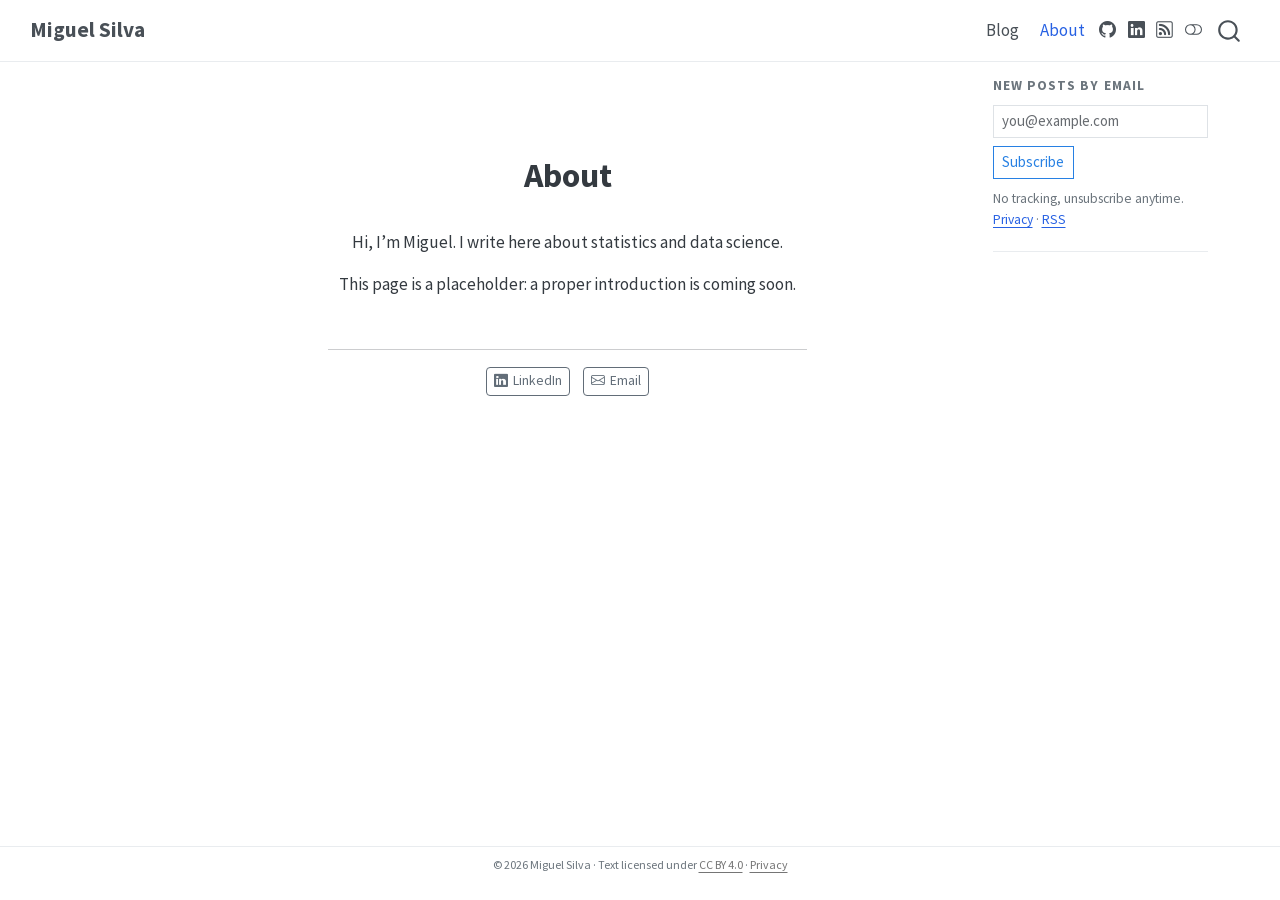
<file: about.html>
<!DOCTYPE html>
<html xmlns="http://www.w3.org/1999/xhtml" lang="en" xml:lang="en"><head>

<meta charset="utf-8">
<meta name="generator" content="quarto-1.10.19">

<meta name="viewport" content="width=device-width, initial-scale=1.0, user-scalable=yes">


<title>About – Miguel Silva</title>
<style>
/* Default styles provided by pandoc.
** See https://pandoc.org/MANUAL.html#variables-for-html for config info.
*/
span.smallcaps{font-variant: small-caps;}
div.columns{display: flex; gap: 1.5em;}
div.column{flex: auto;}
@media screen {
div.columns{gap: min(4vw, 1.5em);}
div.column{overflow-x: auto;}
}
div.hanging-indent{margin-left: 1.5em; text-indent: -1.5em;}
ul.task-list{list-style: none;}
ul.task-list li input[type="checkbox"] {
  width: 0.8em;
  margin: 0 0.8em 0.2em -1em; /* quarto-specific, see https://github.com/quarto-dev/quarto-cli/issues/4556 */ 
  vertical-align: middle;
}
</style>


<script src="site_libs/quarto-nav/quarto-nav.js"></script>
<script src="site_libs/quarto-nav/headroom.min.js"></script>
<script src="site_libs/clipboard/clipboard.min.js"></script>
<script src="site_libs/quarto-search/autocomplete.umd.js"></script>
<script src="site_libs/quarto-search/fuse.min.js"></script>
<script src="site_libs/quarto-search/quarto-search.js"></script>
<meta name="quarto:offset" content="./">
<script src="site_libs/quarto-html/quarto.js" type="module"></script>
<script src="site_libs/quarto-html/tabsets/tabsets.js" type="module"></script>
<script src="site_libs/quarto-html/popper.min.js"></script>
<script src="site_libs/quarto-html/tippy.umd.min.js"></script>
<link href="site_libs/quarto-html/tippy.css" rel="stylesheet">
<link href="site_libs/quarto-html/quarto-syntax-highlighting-bf27225e3a48a9273f3daa8f8e829971.css" rel="stylesheet" class="quarto-color-scheme" id="quarto-text-highlighting-styles">
<link href="site_libs/quarto-html/quarto-syntax-highlighting-dark-b626d73c4c936ccc3cb08be7d45d1df6.css" rel="stylesheet" class="quarto-color-scheme quarto-color-alternate" id="quarto-text-highlighting-styles">
<link href="site_libs/quarto-html/quarto-syntax-highlighting-bf27225e3a48a9273f3daa8f8e829971.css" rel="stylesheet" class="quarto-color-scheme-extra" id="quarto-text-highlighting-styles">
<script src="site_libs/bootstrap/bootstrap.min.js"></script>
<link href="site_libs/bootstrap/bootstrap-icons.css" rel="stylesheet">
<link href="site_libs/bootstrap/bootstrap-f58cd8e748e2a54258617936aeda4af6.min.css" rel="stylesheet" append-hash="true" class="quarto-color-scheme" id="quarto-bootstrap" data-mode="light">
<link href="site_libs/bootstrap/bootstrap-dark-43f3ff1d319abb9f98be1abb1269bc9a.min.css" rel="stylesheet" append-hash="true" class="quarto-color-scheme quarto-color-alternate" id="quarto-bootstrap" data-mode="dark">
<link href="site_libs/bootstrap/bootstrap-f58cd8e748e2a54258617936aeda4af6.min.css" rel="stylesheet" append-hash="true" class="quarto-color-scheme-extra" id="quarto-bootstrap" data-mode="light">
<script id="quarto-search-options" type="application/json">{
  "location": "navbar",
  "copy-button": false,
  "collapse-after": 3,
  "panel-placement": "end",
  "type": "overlay",
  "limit": 50,
  "keyboard-shortcut": [
    "f",
    "/",
    "s"
  ],
  "show-item-context": false,
  "language": {
    "search-no-results-text": "No results",
    "search-matching-documents-text": "matching documents",
    "search-copy-link-title": "Copy link to search",
    "search-hide-matches-text": "Hide additional matches",
    "search-more-match-text": "more match in this document",
    "search-more-matches-text": "more matches in this document",
    "search-clear-button-title": "Clear",
    "search-text-placeholder": "",
    "search-detached-cancel-button-title": "Cancel",
    "search-submit-button-title": "Submit",
    "search-label": "Search"
  }
}</script>


<link rel="stylesheet" href="styles.css">
<meta property="og:title" content="About – Miguel Silva">
<meta property="og:description" content="Notes on statistics and data science">
<meta property="og:site_name" content="Miguel Silva">
<meta name="twitter:title" content="About – Miguel Silva">
<meta name="twitter:description" content="Notes on statistics and data science">
<meta name="twitter:card" content="summary">
</head>

<body class="nav-fixed quarto-light"><script id="quarto-html-before-body" type="application/javascript">
    const toggleBodyColorMode = (bsSheetEl) => {
      const mode = bsSheetEl.getAttribute("data-mode");
      const bodyEl = window.document.querySelector("body");
      if (mode === "dark") {
        bodyEl.classList.add("quarto-dark");
        bodyEl.classList.remove("quarto-light");
      } else {
        bodyEl.classList.add("quarto-light");
        bodyEl.classList.remove("quarto-dark");
      }
    }
    const toggleBodyColorPrimary = () => {
      const bsSheetEl = window.document.querySelector("link#quarto-bootstrap:not([rel=disabled-stylesheet])");
      if (bsSheetEl) {
        toggleBodyColorMode(bsSheetEl);
      }
    }
    const setColorSchemeToggle = (alternate) => {
      const toggles = window.document.querySelectorAll('.quarto-color-scheme-toggle');
      for (let i=0; i < toggles.length; i++) {
        const toggle = toggles[i];
        if (toggle) {
          if (alternate) {
            toggle.classList.add("alternate");
          } else {
            toggle.classList.remove("alternate");
          }
        }
      }
    };
    const toggleColorMode = (alternate) => {
      // Switch the stylesheets
      const primaryStylesheets = window.document.querySelectorAll('link.quarto-color-scheme:not(.quarto-color-alternate)');
      const alternateStylesheets = window.document.querySelectorAll('link.quarto-color-scheme.quarto-color-alternate');
      manageTransitions('#quarto-margin-sidebar .nav-link', false);
      if (alternate) {
        // note: dark is layered on light, we don't disable primary!
        enableStylesheet(alternateStylesheets);
        for (const sheetNode of alternateStylesheets) {
          if (sheetNode.id === "quarto-bootstrap") {
            toggleBodyColorMode(sheetNode);
          }
        }
      } else {
        disableStylesheet(alternateStylesheets);
        enableStylesheet(primaryStylesheets)
        toggleBodyColorPrimary();
      }
      manageTransitions('#quarto-margin-sidebar .nav-link', true);
      // Switch the toggles
      setColorSchemeToggle(alternate)
      // Hack to workaround the fact that safari doesn't
      // properly recolor the scrollbar when toggling (#1455)
      if (navigator.userAgent.indexOf('Safari') > 0 && navigator.userAgent.indexOf('Chrome') == -1) {
        manageTransitions("body", false);
        window.scrollTo(0, 1);
        setTimeout(() => {
          window.scrollTo(0, 0);
          manageTransitions("body", true);
        }, 40);
      }
    }
    const disableStylesheet = (stylesheets) => {
      for (let i=0; i < stylesheets.length; i++) {
        const stylesheet = stylesheets[i];
        stylesheet.rel = 'disabled-stylesheet';
      }
    }
    const enableStylesheet = (stylesheets) => {
      for (let i=0; i < stylesheets.length; i++) {
        const stylesheet = stylesheets[i];
        if(stylesheet.rel !== 'stylesheet') { // for Chrome, which will still FOUC without this check
          stylesheet.rel = 'stylesheet';
        }
      }
    }
    const manageTransitions = (selector, allowTransitions) => {
      const els = window.document.querySelectorAll(selector);
      for (let i=0; i < els.length; i++) {
        const el = els[i];
        if (allowTransitions) {
          el.classList.remove('notransition');
        } else {
          el.classList.add('notransition');
        }
      }
    }
    const isFileUrl = () => {
      return window.location.protocol === 'file:';
    }
    const hasAlternateSentinel = () => {
      let styleSentinel = getColorSchemeSentinel();
      if (styleSentinel !== null) {
        return styleSentinel === "alternate";
      } else {
        return false;
      }
    }
    const setStyleSentinel = (alternate) => {
      const value = alternate ? "alternate" : "default";
      if (!isFileUrl()) {
        window.localStorage.setItem("quarto-color-scheme", value);
      } else {
        localAlternateSentinel = value;
      }
    }
    const getColorSchemeSentinel = () => {
      if (!isFileUrl()) {
        const storageValue = window.localStorage.getItem("quarto-color-scheme");
        return storageValue != null ? storageValue : localAlternateSentinel;
      } else {
        return localAlternateSentinel;
      }
    }
    const toggleGiscusIfUsed = (isAlternate, darkModeDefault) => {
      const baseTheme = document.querySelector('#giscus-base-theme')?.value ?? 'light';
      const alternateTheme = document.querySelector('#giscus-alt-theme')?.value ?? 'dark';
      let newTheme = '';
      if(authorPrefersDark) {
        newTheme = isAlternate ? baseTheme : alternateTheme;
      } else {
        newTheme = isAlternate ? alternateTheme : baseTheme;
      }
      const changeGiscusTheme = () => {
        // From: https://github.com/giscus/giscus/issues/336
        const sendMessage = (message) => {
          const iframe = document.querySelector('iframe.giscus-frame');
          if (!iframe) return;
          iframe.contentWindow.postMessage({ giscus: message }, 'https://giscus.app');
        }
        sendMessage({
          setConfig: {
            theme: newTheme
          }
        });
      }
      const isGiscussLoaded = window.document.querySelector('iframe.giscus-frame') !== null;
      if (isGiscussLoaded) {
        changeGiscusTheme();
      }
    };
    const authorPrefersDark = false;
    const darkModeDefault = authorPrefersDark;
      document.querySelector('link#quarto-text-highlighting-styles.quarto-color-scheme-extra').rel = 'disabled-stylesheet';
      document.querySelector('link#quarto-bootstrap.quarto-color-scheme-extra').rel = 'disabled-stylesheet';
    let localAlternateSentinel = darkModeDefault ? 'alternate' : 'default';
    // Dark / light mode switch
    window.quartoToggleColorScheme = () => {
      // Read the current dark / light value
      let toAlternate = !hasAlternateSentinel();
      toggleColorMode(toAlternate);
      setStyleSentinel(toAlternate);
      toggleGiscusIfUsed(toAlternate, darkModeDefault);
      window.dispatchEvent(new Event('resize'));
    };
    // Switch to dark mode if need be
    if (hasAlternateSentinel()) {
      toggleColorMode(true);
    } else {
      toggleColorMode(false);
    }
  </script>

<div id="quarto-search-results"></div>
  <header id="quarto-header" class="headroom fixed-top">
    <nav class="navbar navbar-expand-lg " data-bs-theme="dark">
      <div class="navbar-container container-fluid">
      <div class="navbar-brand-container mx-auto">
    <a class="navbar-brand" href="./index.html">
    <span class="navbar-title">Miguel Silva</span>
    </a>
  </div>
            <div id="quarto-search" class="" title="Search"></div>
          <button class="navbar-toggler" type="button" data-bs-toggle="collapse" data-bs-target="#navbarCollapse" aria-controls="navbarCollapse" role="menu" aria-expanded="false" aria-label="Toggle navigation" onclick="if (window.quartoToggleHeadroom) { window.quartoToggleHeadroom(); }">
  <span class="navbar-toggler-icon"></span>
</button>
          <div class="collapse navbar-collapse" id="navbarCollapse">
            <ul class="navbar-nav navbar-nav-scroll ms-auto">
  <li class="nav-item">
    <a class="nav-link" href="./index.html"> 
<span class="menu-text">Blog</span></a>
  </li>  
  <li class="nav-item">
    <a class="nav-link active" href="./about.html" aria-current="page"> 
<span class="menu-text">About</span></a>
  </li>  
</ul>
          </div> <!-- /navcollapse -->
            <div class="quarto-navbar-tools tools-wide">
    <a href="https://github.com/miguelsilva15" title="" class="quarto-navigation-tool px-1" aria-label=""><i class="bi bi-github"></i></a>
    <a href="https://www.linkedin.com/in/masilvaf/" title="" class="quarto-navigation-tool px-1" aria-label=""><i class="bi bi-linkedin"></i></a>
    <a href="./index.xml" title="" class="quarto-navigation-tool px-1" aria-label=""><i class="bi bi-rss"></i></a>
  <a href="" class="quarto-color-scheme-toggle quarto-navigation-tool  px-1" onclick="window.quartoToggleColorScheme(); return false;" title="Toggle dark mode"><i class="bi"></i></a>
</div>
      </div> <!-- /container-fluid -->
    </nav>
</header>
<!-- content -->
<div id="quarto-content" class="quarto-container page-columns page-rows-contents page-layout-article page-navbar">
<!-- sidebar -->
<!-- margin-sidebar -->
    <div id="quarto-margin-sidebar" class="sidebar margin-sidebar"><div class="quarto-margin-header"><div class="margin-header-item">
<!-- Email subscription (Buttondown). A plain form post, as Buttondown requires: no JavaScript. -->
<div class="subscribe-box">
  <form action="https://buttondown.com/api/emails/embed-subscribe/migsilva15" method="post" target="_blank">
    <label for="subscribe-email" class="subscribe-title">New posts by email</label>
    <input type="email" name="email" id="subscribe-email" class="form-control form-control-sm" placeholder="you@example.com" autocomplete="email" required="">
    <button type="submit" class="btn btn-outline-primary btn-sm">Subscribe</button>
  </form>
  <p class="subscribe-note">No tracking, unsubscribe anytime. <a href="./privacy.html">Privacy</a> · <a href="./index.xml">RSS</a></p>
</div>

</div></div>
        
    </div>
<!-- main -->
<div class="quarto-about-jolla">
 <header id="title-block-header" class="quarto-title-block default">
<div class="quarto-title">
<h1 class="title">About</h1>
</div>
<div class="quarto-title-meta">
  </div>
</header><main class="content" id="quarto-document-content">

<p>Hi, I’m Miguel. I write here about statistics and data science.</p>
<p>This page is a placeholder: a proper introduction is coming soon.</p>


</main> 
  <hr class="about-sep">
   <div class="about-links">
  <a href="https://www.linkedin.com/in/masilvaf/" class="about-link" rel="" target="">
    <i class="bi bi-linkedin"></i>
     <span class="about-link-text">LinkedIn</span>
  </a>
  <a href="mailto:mig.silva15@gmail.com" class="about-link" rel="" target="">
    <i class="bi bi-envelope"></i>
     <span class="about-link-text">Email</span>
  </a>
</div>
</div>
 <!-- /main -->
<script id="quarto-html-after-body" type="application/javascript">
  window.document.addEventListener("DOMContentLoaded", function (event) {
    // Ensure there is a toggle, if there isn't float one in the top right
    if (window.document.querySelector('.quarto-color-scheme-toggle') === null) {
      const a = window.document.createElement('a');
      a.classList.add('top-right');
      a.classList.add('quarto-color-scheme-toggle');
      a.href = "";
      a.onclick = function() { try { window.quartoToggleColorScheme(); } catch {} return false; };
      const i = window.document.createElement("i");
      i.classList.add('bi');
      a.appendChild(i);
      window.document.body.appendChild(a);
    }
    setColorSchemeToggle(hasAlternateSentinel())
    const isCodeAnnotation = (el) => {
      for (const clz of el.classList) {
        if (clz.startsWith('code-annotation-')) {                     
          return true;
        }
      }
      return false;
    }
    const onCopySuccess = function(e) {
      // button target
      const button = e.trigger;
      // don't keep focus
      button.blur();
      // flash "checked"
      button.classList.add('code-copy-button-checked');
      var currentTitle = button.getAttribute("title");
      button.setAttribute("title", "Copied!");
      let tooltip;
      if (window.bootstrap) {
        button.setAttribute("data-bs-toggle", "tooltip");
        button.setAttribute("data-bs-placement", "left");
        button.setAttribute("data-bs-title", "Copied!");
        tooltip = new bootstrap.Tooltip(button, 
          { trigger: "manual", 
            customClass: "code-copy-button-tooltip",
            offset: [0, -8]});
        tooltip.show();    
      }
      setTimeout(function() {
        if (tooltip) {
          tooltip.hide();
          button.removeAttribute("data-bs-title");
          button.removeAttribute("data-bs-toggle");
          button.removeAttribute("data-bs-placement");
        }
        button.setAttribute("title", currentTitle);
        button.classList.remove('code-copy-button-checked');
      }, 1000);
      // clear code selection
      e.clearSelection();
    }
    const getTextToCopy = function(trigger) {
      const outerScaffold = trigger.parentElement.cloneNode(true);
      const codeEl = outerScaffold.querySelector('code');
      for (const childEl of codeEl.children) {
        if (isCodeAnnotation(childEl)) {
          childEl.remove();
        }
      }
      return codeEl.innerText;
    }
    const clipboard = new window.ClipboardJS('.code-copy-button:not([data-in-quarto-modal])', {
      text: getTextToCopy
    });
    clipboard.on('success', onCopySuccess);
    if (window.document.getElementById('quarto-embedded-source-code-modal')) {
      const clipboardModal = new window.ClipboardJS('.code-copy-button[data-in-quarto-modal]', {
        text: getTextToCopy,
        container: window.document.getElementById('quarto-embedded-source-code-modal')
      });
      clipboardModal.on('success', onCopySuccess);
    }
      var localhostRegex = new RegExp(/^(?:http|https):\/\/localhost\:?[0-9]*\//);
      var mailtoRegex = new RegExp(/^mailto:/);
        var filterRegex = new RegExp("https:\/\/migsilva\.com");
      var isInternal = (href) => {
          return filterRegex.test(href) || localhostRegex.test(href) || mailtoRegex.test(href);
      }
      // Inspect non-navigation links and adorn them if external
     var links = window.document.querySelectorAll('a[href]:not(.nav-link):not(.navbar-brand):not(.toc-action):not(.sidebar-link):not(.sidebar-item-toggle):not(.pagination-link):not(.no-external):not([aria-hidden]):not(.dropdown-item):not(.quarto-navigation-tool):not(.about-link)');
      for (var i=0; i<links.length; i++) {
        const link = links[i];
        if (!isInternal(link.href)) {
          // undo the damage that might have been done by quarto-nav.js in the case of
          // links that we want to consider external
          if (link.dataset.originalHref !== undefined) {
            link.href = link.dataset.originalHref;
          }
        }
      }
    function tippyHover(el, contentFn, onTriggerFn, onUntriggerFn) {
      const config = {
        allowHTML: true,
        maxWidth: 500,
        delay: 100,
        arrow: false,
        appendTo: function(el) {
            return el.parentElement;
        },
        interactive: true,
        interactiveBorder: 10,
        theme: 'quarto',
        placement: 'bottom-start',
      };
      if (contentFn) {
        config.content = contentFn;
      }
      if (onTriggerFn) {
        config.onTrigger = onTriggerFn;
      }
      if (onUntriggerFn) {
        config.onUntrigger = onUntriggerFn;
      }
      window.tippy(el, config); 
    }
    const noterefs = window.document.querySelectorAll('a[role="doc-noteref"]');
    for (var i=0; i<noterefs.length; i++) {
      const ref = noterefs[i];
      tippyHover(ref, function() {
        // use id or data attribute instead here
        let href = ref.getAttribute('data-footnote-href') || ref.getAttribute('href');
        try { href = new URL(href).hash; } catch {}
        const id = href.replace(/^#\/?/, "");
        const note = window.document.getElementById(id);
        if (note) {
          return note.innerHTML;
        } else {
          return "";
        }
      });
    }
    const xrefs = window.document.querySelectorAll('a.quarto-xref');
    const processXRef = (id, note) => {
      // Strip column container classes
      const stripColumnClz = (el) => {
        el.classList.remove("page-full", "page-columns");
        if (el.children) {
          for (const child of el.children) {
            stripColumnClz(child);
          }
        }
      }
      stripColumnClz(note)
      if (id === null || id.startsWith('sec-')) {
        // Special case sections, only their first couple elements
        const container = document.createElement("div");
        if (note.children && note.children.length > 2) {
          container.appendChild(note.children[0].cloneNode(true));
          for (let i = 1; i < note.children.length; i++) {
            const child = note.children[i];
            if (child.tagName === "P" && child.innerText === "") {
              continue;
            } else {
              container.appendChild(child.cloneNode(true));
              break;
            }
          }
          if (window.Quarto?.typesetMath) {
            window.Quarto.typesetMath(container);
          }
          return container.innerHTML
        } else {
          if (window.Quarto?.typesetMath) {
            window.Quarto.typesetMath(note);
          }
          return note.innerHTML;
        }
      } else {
        // Remove any anchor links if they are present
        const anchorLink = note.querySelector('a.anchorjs-link');
        if (anchorLink) {
          anchorLink.remove();
        }
        if (window.Quarto?.typesetMath) {
          window.Quarto.typesetMath(note);
        }
        if (note.classList.contains("callout")) {
          return note.outerHTML;
        } else {
          return note.innerHTML;
        }
      }
    }
    for (var i=0; i<xrefs.length; i++) {
      const xref = xrefs[i];
      tippyHover(xref, undefined, function(instance) {
        instance.disable();
        let url = xref.getAttribute('href');
        let hash = undefined; 
        if (url.startsWith('#')) {
          hash = url;
        } else {
          try { hash = new URL(url).hash; } catch {}
        }
        if (hash) {
          const id = hash.replace(/^#\/?/, "");
          const note = window.document.getElementById(id);
          if (note !== null) {
            try {
              const html = processXRef(id, note.cloneNode(true));
              instance.setContent(html);
            } finally {
              instance.enable();
              instance.show();
            }
          } else {
            // See if we can fetch this
            fetch(url.split('#')[0])
            .then(res => res.text())
            .then(html => {
              const parser = new DOMParser();
              const htmlDoc = parser.parseFromString(html, "text/html");
              const note = htmlDoc.getElementById(id);
              if (note !== null) {
                const html = processXRef(id, note);
                instance.setContent(html);
              } 
            }).finally(() => {
              instance.enable();
              instance.show();
            });
          }
        } else {
          // See if we can fetch a full url (with no hash to target)
          // This is a special case and we should probably do some content thinning / targeting
          fetch(url)
          .then(res => res.text())
          .then(html => {
            const parser = new DOMParser();
            const htmlDoc = parser.parseFromString(html, "text/html");
            const note = htmlDoc.querySelector('main.content');
            if (note !== null) {
              // This should only happen for chapter cross references
              // (since there is no id in the URL)
              // remove the first header
              if (note.children.length > 0 && note.children[0].tagName === "HEADER") {
                note.children[0].remove();
              }
              const html = processXRef(null, note);
              instance.setContent(html);
            } 
          }).finally(() => {
            instance.enable();
            instance.show();
          });
        }
      }, function(instance) {
      });
    }
        let selectedAnnoteEl;
        const selectorForAnnotation = ( cell, annotation) => {
          let cellAttr = 'data-code-cell="' + cell + '"';
          let lineAttr = 'data-code-annotation="' +  annotation + '"';
          const selector = 'span[' + cellAttr + '][' + lineAttr + ']';
          return selector;
        }
        const selectCodeLines = (annoteEl) => {
          const doc = window.document;
          const targetCell = annoteEl.getAttribute("data-target-cell");
          const targetAnnotation = annoteEl.getAttribute("data-target-annotation");
          const annoteSpan = window.document.querySelector(selectorForAnnotation(targetCell, targetAnnotation));
          const lines = annoteSpan.getAttribute("data-code-lines").split(",");
          const lineIds = lines.map((line) => {
            return targetCell + "-" + line;
          })
          let top = null;
          let height = null;
          let parent = null;
          if (lineIds.length > 0) {
              //compute the position of the single el (top and bottom and make a div)
              const el = window.document.getElementById(lineIds[0]);
              top = el.offsetTop;
              height = el.offsetHeight;
              parent = el.parentElement.parentElement;
            if (lineIds.length > 1) {
              const lastEl = window.document.getElementById(lineIds[lineIds.length - 1]);
              const bottom = lastEl.offsetTop + lastEl.offsetHeight;
              height = bottom - top;
            }
            if (top !== null && height !== null && parent !== null) {
              // cook up a div (if necessary) and position it 
              let div = window.document.getElementById("code-annotation-line-highlight");
              if (div === null) {
                div = window.document.createElement("div");
                div.setAttribute("id", "code-annotation-line-highlight");
                div.style.position = 'absolute';
                parent.appendChild(div);
              }
              div.style.top = top - 2 + "px";
              div.style.height = height + 4 + "px";
              div.style.left = 0;
              let gutterDiv = window.document.getElementById("code-annotation-line-highlight-gutter");
              if (gutterDiv === null) {
                gutterDiv = window.document.createElement("div");
                gutterDiv.setAttribute("id", "code-annotation-line-highlight-gutter");
                gutterDiv.style.position = 'absolute';
                const codeCell = window.document.getElementById(targetCell);
                const gutter = codeCell.querySelector('.code-annotation-gutter');
                gutter.appendChild(gutterDiv);
              }
              gutterDiv.style.top = top - 2 + "px";
              gutterDiv.style.height = height + 4 + "px";
            }
            selectedAnnoteEl = annoteEl;
          }
        };
        const unselectCodeLines = () => {
          const elementsIds = ["code-annotation-line-highlight", "code-annotation-line-highlight-gutter"];
          elementsIds.forEach((elId) => {
            const div = window.document.getElementById(elId);
            if (div) {
              div.remove();
            }
          });
          selectedAnnoteEl = undefined;
        };
          // Handle positioning of the toggle
      window.addEventListener(
        "resize",
        throttle(() => {
          elRect = undefined;
          if (selectedAnnoteEl) {
            selectCodeLines(selectedAnnoteEl);
          }
        }, 10)
      );
      function throttle(fn, ms) {
      let throttle = false;
      let timer;
        return (...args) => {
          if(!throttle) { // first call gets through
              fn.apply(this, args);
              throttle = true;
          } else { // all the others get throttled
              if(timer) clearTimeout(timer); // cancel #2
              timer = setTimeout(() => {
                fn.apply(this, args);
                timer = throttle = false;
              }, ms);
          }
        };
      }
        // Attach click handler to the DT
        const annoteDls = window.document.querySelectorAll('dt[data-target-cell]');
        for (const annoteDlNode of annoteDls) {
          annoteDlNode.addEventListener('click', (event) => {
            const clickedEl = event.target;
            if (clickedEl !== selectedAnnoteEl) {
              unselectCodeLines();
              const activeEl = window.document.querySelector('dt[data-target-cell].code-annotation-active');
              if (activeEl) {
                activeEl.classList.remove('code-annotation-active');
              }
              selectCodeLines(clickedEl);
              clickedEl.classList.add('code-annotation-active');
            } else {
              // Unselect the line
              unselectCodeLines();
              clickedEl.classList.remove('code-annotation-active');
            }
          });
        }
    const findCites = (el) => {
      const parentEl = el.parentElement;
      if (parentEl) {
        const cites = parentEl.dataset.cites;
        if (cites) {
          return {
            el,
            cites: cites.split(' ')
          };
        } else {
          return findCites(el.parentElement)
        }
      } else {
        return undefined;
      }
    };
    var bibliorefs = window.document.querySelectorAll('a[role="doc-biblioref"]');
    for (var i=0; i<bibliorefs.length; i++) {
      const ref = bibliorefs[i];
      const citeInfo = findCites(ref);
      if (citeInfo) {
        tippyHover(citeInfo.el, function() {
          var popup = window.document.createElement('div');
          citeInfo.cites.forEach(function(cite) {
            var citeDiv = window.document.createElement('div');
            citeDiv.classList.add('hanging-indent');
            citeDiv.classList.add('csl-entry');
            var biblioDiv = window.document.getElementById('ref-' + cite);
            if (biblioDiv) {
              citeDiv.innerHTML = biblioDiv.innerHTML;
            }
            popup.appendChild(citeDiv);
          });
          return popup.innerHTML;
        });
      }
    }
  });
  </script>
</div> <!-- /content -->
<footer class="footer">
  <div class="nav-footer">
    <div class="nav-footer-left">
      &nbsp;
    </div>   
    <div class="nav-footer-center">
<p>© 2026 Miguel Silva · Text licensed under <a href="https://creativecommons.org/licenses/by/4.0/">CC BY 4.0</a> · <a href="./privacy.html">Privacy</a></p>
</div>
    <div class="nav-footer-right">
      &nbsp;
    </div>
  </div>
</footer>




</body></html>
</file>
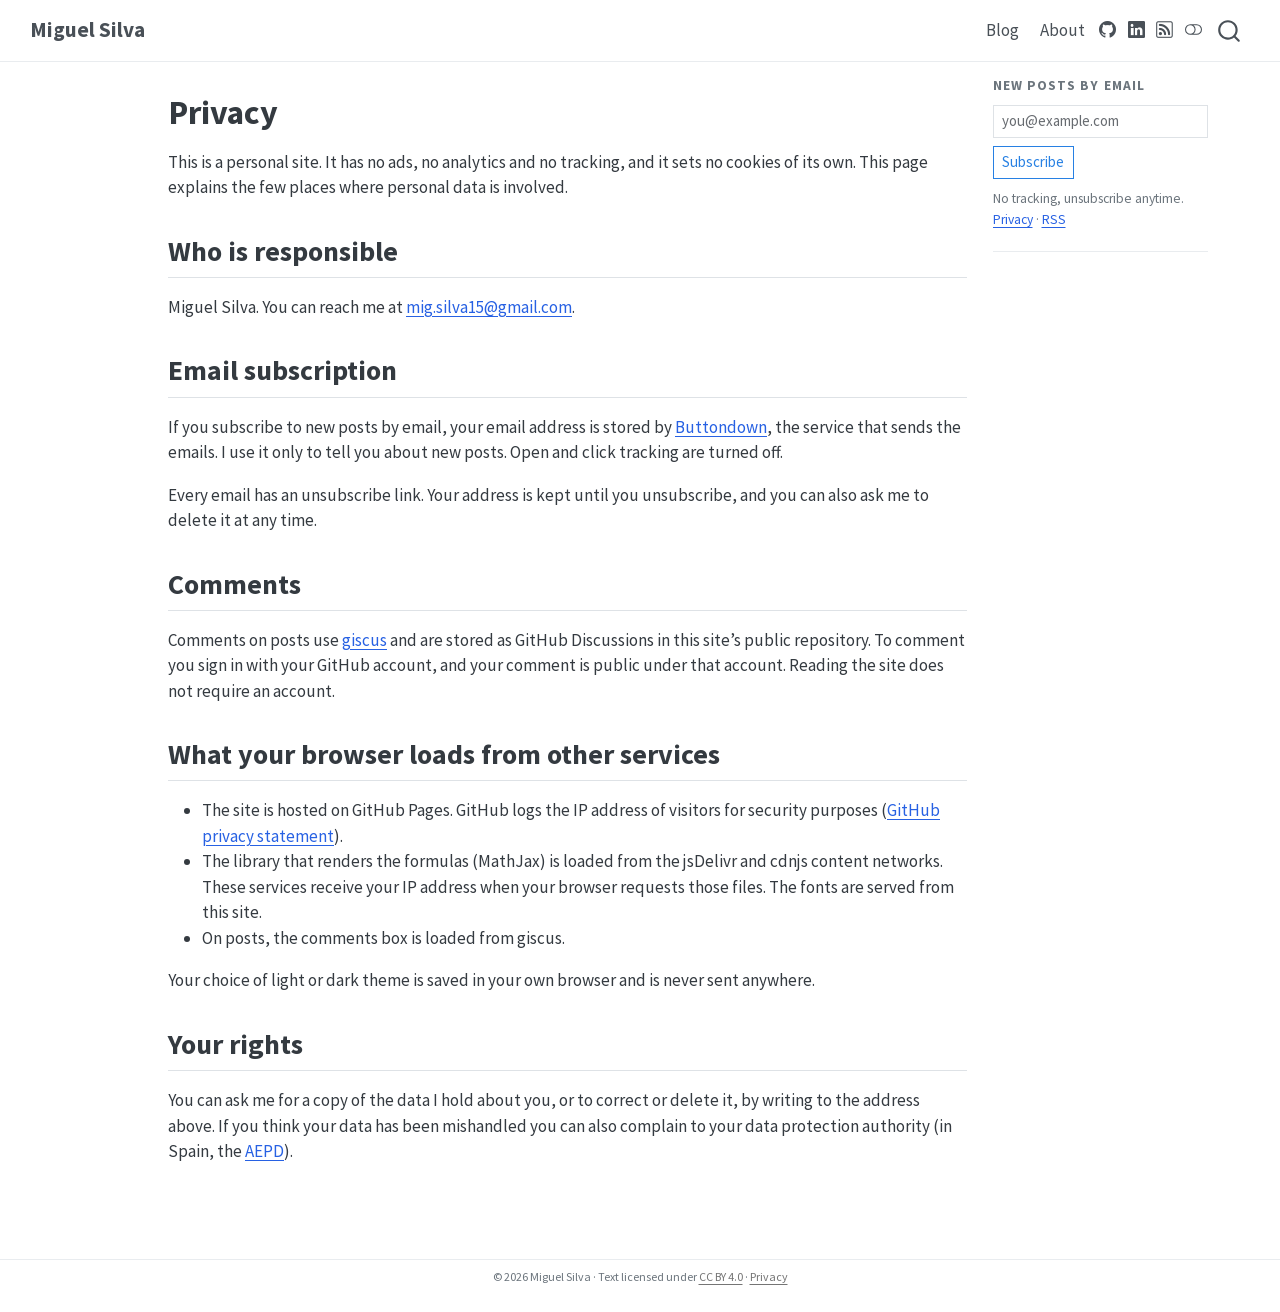
<file: privacy.html>
<!DOCTYPE html>
<html xmlns="http://www.w3.org/1999/xhtml" lang="en" xml:lang="en"><head>

<meta charset="utf-8">
<meta name="generator" content="quarto-1.10.19">

<meta name="viewport" content="width=device-width, initial-scale=1.0, user-scalable=yes">


<title>Privacy – Miguel Silva</title>
<style>
/* Default styles provided by pandoc.
** See https://pandoc.org/MANUAL.html#variables-for-html for config info.
*/
span.smallcaps{font-variant: small-caps;}
div.columns{display: flex; gap: 1.5em;}
div.column{flex: auto;}
@media screen {
div.columns{gap: min(4vw, 1.5em);}
div.column{overflow-x: auto;}
}
div.hanging-indent{margin-left: 1.5em; text-indent: -1.5em;}
ul.task-list{list-style: none;}
ul.task-list li input[type="checkbox"] {
  width: 0.8em;
  margin: 0 0.8em 0.2em -1em; /* quarto-specific, see https://github.com/quarto-dev/quarto-cli/issues/4556 */ 
  vertical-align: middle;
}
</style>


<script src="site_libs/quarto-nav/quarto-nav.js"></script>
<script src="site_libs/quarto-nav/headroom.min.js"></script>
<script src="site_libs/clipboard/clipboard.min.js"></script>
<script src="site_libs/quarto-search/autocomplete.umd.js"></script>
<script src="site_libs/quarto-search/fuse.min.js"></script>
<script src="site_libs/quarto-search/quarto-search.js"></script>
<meta name="quarto:offset" content="./">
<script src="site_libs/quarto-html/quarto.js" type="module"></script>
<script src="site_libs/quarto-html/tabsets/tabsets.js" type="module"></script>
<script src="site_libs/quarto-html/popper.min.js"></script>
<script src="site_libs/quarto-html/tippy.umd.min.js"></script>
<script src="site_libs/quarto-html/anchor.min.js"></script>
<link href="site_libs/quarto-html/tippy.css" rel="stylesheet">
<link href="site_libs/quarto-html/quarto-syntax-highlighting-bf27225e3a48a9273f3daa8f8e829971.css" rel="stylesheet" class="quarto-color-scheme" id="quarto-text-highlighting-styles">
<link href="site_libs/quarto-html/quarto-syntax-highlighting-dark-b626d73c4c936ccc3cb08be7d45d1df6.css" rel="stylesheet" class="quarto-color-scheme quarto-color-alternate" id="quarto-text-highlighting-styles">
<link href="site_libs/quarto-html/quarto-syntax-highlighting-bf27225e3a48a9273f3daa8f8e829971.css" rel="stylesheet" class="quarto-color-scheme-extra" id="quarto-text-highlighting-styles">
<script src="site_libs/bootstrap/bootstrap.min.js"></script>
<link href="site_libs/bootstrap/bootstrap-icons.css" rel="stylesheet">
<link href="site_libs/bootstrap/bootstrap-f58cd8e748e2a54258617936aeda4af6.min.css" rel="stylesheet" append-hash="true" class="quarto-color-scheme" id="quarto-bootstrap" data-mode="light">
<link href="site_libs/bootstrap/bootstrap-dark-43f3ff1d319abb9f98be1abb1269bc9a.min.css" rel="stylesheet" append-hash="true" class="quarto-color-scheme quarto-color-alternate" id="quarto-bootstrap" data-mode="dark">
<link href="site_libs/bootstrap/bootstrap-f58cd8e748e2a54258617936aeda4af6.min.css" rel="stylesheet" append-hash="true" class="quarto-color-scheme-extra" id="quarto-bootstrap" data-mode="light">
<script id="quarto-search-options" type="application/json">{
  "location": "navbar",
  "copy-button": false,
  "collapse-after": 3,
  "panel-placement": "end",
  "type": "overlay",
  "limit": 50,
  "keyboard-shortcut": [
    "f",
    "/",
    "s"
  ],
  "show-item-context": false,
  "language": {
    "search-no-results-text": "No results",
    "search-matching-documents-text": "matching documents",
    "search-copy-link-title": "Copy link to search",
    "search-hide-matches-text": "Hide additional matches",
    "search-more-match-text": "more match in this document",
    "search-more-matches-text": "more matches in this document",
    "search-clear-button-title": "Clear",
    "search-text-placeholder": "",
    "search-detached-cancel-button-title": "Cancel",
    "search-submit-button-title": "Submit",
    "search-label": "Search"
  }
}</script>


<link rel="stylesheet" href="styles.css">
<meta property="og:title" content="Privacy – Miguel Silva">
<meta property="og:description" content="Notes on statistics and data science">
<meta property="og:site_name" content="Miguel Silva">
<meta name="twitter:title" content="Privacy – Miguel Silva">
<meta name="twitter:description" content="Notes on statistics and data science">
<meta name="twitter:card" content="summary">
</head>

<body class="nav-fixed quarto-light"><script id="quarto-html-before-body" type="application/javascript">
    const toggleBodyColorMode = (bsSheetEl) => {
      const mode = bsSheetEl.getAttribute("data-mode");
      const bodyEl = window.document.querySelector("body");
      if (mode === "dark") {
        bodyEl.classList.add("quarto-dark");
        bodyEl.classList.remove("quarto-light");
      } else {
        bodyEl.classList.add("quarto-light");
        bodyEl.classList.remove("quarto-dark");
      }
    }
    const toggleBodyColorPrimary = () => {
      const bsSheetEl = window.document.querySelector("link#quarto-bootstrap:not([rel=disabled-stylesheet])");
      if (bsSheetEl) {
        toggleBodyColorMode(bsSheetEl);
      }
    }
    const setColorSchemeToggle = (alternate) => {
      const toggles = window.document.querySelectorAll('.quarto-color-scheme-toggle');
      for (let i=0; i < toggles.length; i++) {
        const toggle = toggles[i];
        if (toggle) {
          if (alternate) {
            toggle.classList.add("alternate");
          } else {
            toggle.classList.remove("alternate");
          }
        }
      }
    };
    const toggleColorMode = (alternate) => {
      // Switch the stylesheets
      const primaryStylesheets = window.document.querySelectorAll('link.quarto-color-scheme:not(.quarto-color-alternate)');
      const alternateStylesheets = window.document.querySelectorAll('link.quarto-color-scheme.quarto-color-alternate');
      manageTransitions('#quarto-margin-sidebar .nav-link', false);
      if (alternate) {
        // note: dark is layered on light, we don't disable primary!
        enableStylesheet(alternateStylesheets);
        for (const sheetNode of alternateStylesheets) {
          if (sheetNode.id === "quarto-bootstrap") {
            toggleBodyColorMode(sheetNode);
          }
        }
      } else {
        disableStylesheet(alternateStylesheets);
        enableStylesheet(primaryStylesheets)
        toggleBodyColorPrimary();
      }
      manageTransitions('#quarto-margin-sidebar .nav-link', true);
      // Switch the toggles
      setColorSchemeToggle(alternate)
      // Hack to workaround the fact that safari doesn't
      // properly recolor the scrollbar when toggling (#1455)
      if (navigator.userAgent.indexOf('Safari') > 0 && navigator.userAgent.indexOf('Chrome') == -1) {
        manageTransitions("body", false);
        window.scrollTo(0, 1);
        setTimeout(() => {
          window.scrollTo(0, 0);
          manageTransitions("body", true);
        }, 40);
      }
    }
    const disableStylesheet = (stylesheets) => {
      for (let i=0; i < stylesheets.length; i++) {
        const stylesheet = stylesheets[i];
        stylesheet.rel = 'disabled-stylesheet';
      }
    }
    const enableStylesheet = (stylesheets) => {
      for (let i=0; i < stylesheets.length; i++) {
        const stylesheet = stylesheets[i];
        if(stylesheet.rel !== 'stylesheet') { // for Chrome, which will still FOUC without this check
          stylesheet.rel = 'stylesheet';
        }
      }
    }
    const manageTransitions = (selector, allowTransitions) => {
      const els = window.document.querySelectorAll(selector);
      for (let i=0; i < els.length; i++) {
        const el = els[i];
        if (allowTransitions) {
          el.classList.remove('notransition');
        } else {
          el.classList.add('notransition');
        }
      }
    }
    const isFileUrl = () => {
      return window.location.protocol === 'file:';
    }
    const hasAlternateSentinel = () => {
      let styleSentinel = getColorSchemeSentinel();
      if (styleSentinel !== null) {
        return styleSentinel === "alternate";
      } else {
        return false;
      }
    }
    const setStyleSentinel = (alternate) => {
      const value = alternate ? "alternate" : "default";
      if (!isFileUrl()) {
        window.localStorage.setItem("quarto-color-scheme", value);
      } else {
        localAlternateSentinel = value;
      }
    }
    const getColorSchemeSentinel = () => {
      if (!isFileUrl()) {
        const storageValue = window.localStorage.getItem("quarto-color-scheme");
        return storageValue != null ? storageValue : localAlternateSentinel;
      } else {
        return localAlternateSentinel;
      }
    }
    const toggleGiscusIfUsed = (isAlternate, darkModeDefault) => {
      const baseTheme = document.querySelector('#giscus-base-theme')?.value ?? 'light';
      const alternateTheme = document.querySelector('#giscus-alt-theme')?.value ?? 'dark';
      let newTheme = '';
      if(authorPrefersDark) {
        newTheme = isAlternate ? baseTheme : alternateTheme;
      } else {
        newTheme = isAlternate ? alternateTheme : baseTheme;
      }
      const changeGiscusTheme = () => {
        // From: https://github.com/giscus/giscus/issues/336
        const sendMessage = (message) => {
          const iframe = document.querySelector('iframe.giscus-frame');
          if (!iframe) return;
          iframe.contentWindow.postMessage({ giscus: message }, 'https://giscus.app');
        }
        sendMessage({
          setConfig: {
            theme: newTheme
          }
        });
      }
      const isGiscussLoaded = window.document.querySelector('iframe.giscus-frame') !== null;
      if (isGiscussLoaded) {
        changeGiscusTheme();
      }
    };
    const authorPrefersDark = false;
    const darkModeDefault = authorPrefersDark;
      document.querySelector('link#quarto-text-highlighting-styles.quarto-color-scheme-extra').rel = 'disabled-stylesheet';
      document.querySelector('link#quarto-bootstrap.quarto-color-scheme-extra').rel = 'disabled-stylesheet';
    let localAlternateSentinel = darkModeDefault ? 'alternate' : 'default';
    // Dark / light mode switch
    window.quartoToggleColorScheme = () => {
      // Read the current dark / light value
      let toAlternate = !hasAlternateSentinel();
      toggleColorMode(toAlternate);
      setStyleSentinel(toAlternate);
      toggleGiscusIfUsed(toAlternate, darkModeDefault);
      window.dispatchEvent(new Event('resize'));
    };
    // Switch to dark mode if need be
    if (hasAlternateSentinel()) {
      toggleColorMode(true);
    } else {
      toggleColorMode(false);
    }
  </script>

<div id="quarto-search-results"></div>
  <header id="quarto-header" class="headroom fixed-top">
    <nav class="navbar navbar-expand-lg " data-bs-theme="dark">
      <div class="navbar-container container-fluid">
      <div class="navbar-brand-container mx-auto">
    <a class="navbar-brand" href="./index.html">
    <span class="navbar-title">Miguel Silva</span>
    </a>
  </div>
            <div id="quarto-search" class="" title="Search"></div>
          <button class="navbar-toggler" type="button" data-bs-toggle="collapse" data-bs-target="#navbarCollapse" aria-controls="navbarCollapse" role="menu" aria-expanded="false" aria-label="Toggle navigation" onclick="if (window.quartoToggleHeadroom) { window.quartoToggleHeadroom(); }">
  <span class="navbar-toggler-icon"></span>
</button>
          <div class="collapse navbar-collapse" id="navbarCollapse">
            <ul class="navbar-nav navbar-nav-scroll ms-auto">
  <li class="nav-item">
    <a class="nav-link" href="./index.html"> 
<span class="menu-text">Blog</span></a>
  </li>  
  <li class="nav-item">
    <a class="nav-link" href="./about.html"> 
<span class="menu-text">About</span></a>
  </li>  
</ul>
          </div> <!-- /navcollapse -->
            <div class="quarto-navbar-tools tools-wide">
    <a href="https://github.com/miguelsilva15" title="" class="quarto-navigation-tool px-1" aria-label=""><i class="bi bi-github"></i></a>
    <a href="https://www.linkedin.com/in/masilvaf/" title="" class="quarto-navigation-tool px-1" aria-label=""><i class="bi bi-linkedin"></i></a>
    <a href="./index.xml" title="" class="quarto-navigation-tool px-1" aria-label=""><i class="bi bi-rss"></i></a>
  <a href="" class="quarto-color-scheme-toggle quarto-navigation-tool  px-1" onclick="window.quartoToggleColorScheme(); return false;" title="Toggle dark mode"><i class="bi"></i></a>
</div>
      </div> <!-- /container-fluid -->
    </nav>
</header>
<!-- content -->
<div id="quarto-content" class="quarto-container page-columns page-rows-contents page-layout-article page-navbar">
<!-- sidebar -->
<!-- margin-sidebar -->
    <div id="quarto-margin-sidebar" class="sidebar margin-sidebar"><div class="quarto-margin-header"><div class="margin-header-item">
<!-- Email subscription (Buttondown). A plain form post, as Buttondown requires: no JavaScript. -->
<div class="subscribe-box">
  <form action="https://buttondown.com/api/emails/embed-subscribe/migsilva15" method="post" target="_blank">
    <label for="subscribe-email" class="subscribe-title">New posts by email</label>
    <input type="email" name="email" id="subscribe-email" class="form-control form-control-sm" placeholder="you@example.com" autocomplete="email" required="">
    <button type="submit" class="btn btn-outline-primary btn-sm">Subscribe</button>
  </form>
  <p class="subscribe-note">No tracking, unsubscribe anytime. <a href="./privacy.html">Privacy</a> · <a href="./index.xml">RSS</a></p>
</div>

</div></div>
        
    </div>
<!-- main -->
<main class="content" id="quarto-document-content">


<header id="title-block-header" class="quarto-title-block default">
<div class="quarto-title">
<h1 class="title">Privacy</h1>
</div>



<div class="quarto-title-meta">

    
  
    
  </div>
  


</header>


<p>This is a personal site. It has no ads, no analytics and no tracking, and it sets no cookies of its own. This page explains the few places where personal data is involved.</p>
<section id="who-is-responsible" class="level2">
<h2 class="anchored" data-anchor-id="who-is-responsible">Who is responsible</h2>
<p>Miguel Silva. You can reach me at <a href="mailto:mig.silva15@gmail.com" class="email">mig.silva15@gmail.com</a>.</p>
</section>
<section id="email-subscription" class="level2">
<h2 class="anchored" data-anchor-id="email-subscription">Email subscription</h2>
<p>If you subscribe to new posts by email, your email address is stored by <a href="https://buttondown.com/legal/privacy">Buttondown</a>, the service that sends the emails. I use it only to tell you about new posts. Open and click tracking are turned off.</p>
<p>Every email has an unsubscribe link. Your address is kept until you unsubscribe, and you can also ask me to delete it at any time.</p>
</section>
<section id="comments" class="level2">
<h2 class="anchored" data-anchor-id="comments">Comments</h2>
<p>Comments on posts use <a href="https://giscus.app/">giscus</a> and are stored as GitHub Discussions in this site’s public repository. To comment you sign in with your GitHub account, and your comment is public under that account. Reading the site does not require an account.</p>
</section>
<section id="what-your-browser-loads-from-other-services" class="level2">
<h2 class="anchored" data-anchor-id="what-your-browser-loads-from-other-services">What your browser loads from other services</h2>
<ul>
<li>The site is hosted on GitHub Pages. GitHub logs the IP address of visitors for security purposes (<a href="https://docs.github.com/en/site-policy/privacy-policies/github-general-privacy-statement">GitHub privacy statement</a>).</li>
<li>The library that renders the formulas (MathJax) is loaded from the jsDelivr and cdnjs content networks. These services receive your IP address when your browser requests those files. The fonts are served from this site.</li>
<li>On posts, the comments box is loaded from giscus.</li>
</ul>
<p>Your choice of light or dark theme is saved in your own browser and is never sent anywhere.</p>
</section>
<section id="your-rights" class="level2">
<h2 class="anchored" data-anchor-id="your-rights">Your rights</h2>
<p>You can ask me for a copy of the data I hold about you, or to correct or delete it, by writing to the address above. If you think your data has been mishandled you can also complain to your data protection authority (in Spain, the <a href="https://www.aepd.es/">AEPD</a>).</p>


</section>

</main> <!-- /main -->
<script id="quarto-html-after-body" type="application/javascript">
  window.document.addEventListener("DOMContentLoaded", function (event) {
    // Ensure there is a toggle, if there isn't float one in the top right
    if (window.document.querySelector('.quarto-color-scheme-toggle') === null) {
      const a = window.document.createElement('a');
      a.classList.add('top-right');
      a.classList.add('quarto-color-scheme-toggle');
      a.href = "";
      a.onclick = function() { try { window.quartoToggleColorScheme(); } catch {} return false; };
      const i = window.document.createElement("i");
      i.classList.add('bi');
      a.appendChild(i);
      window.document.body.appendChild(a);
    }
    setColorSchemeToggle(hasAlternateSentinel())
    const icon = "";
    const anchorJS = new window.AnchorJS();
    anchorJS.options = {
      placement: 'right',
      icon: icon
    };
    anchorJS.add('.anchored');
    const isCodeAnnotation = (el) => {
      for (const clz of el.classList) {
        if (clz.startsWith('code-annotation-')) {                     
          return true;
        }
      }
      return false;
    }
    const onCopySuccess = function(e) {
      // button target
      const button = e.trigger;
      // don't keep focus
      button.blur();
      // flash "checked"
      button.classList.add('code-copy-button-checked');
      var currentTitle = button.getAttribute("title");
      button.setAttribute("title", "Copied!");
      let tooltip;
      if (window.bootstrap) {
        button.setAttribute("data-bs-toggle", "tooltip");
        button.setAttribute("data-bs-placement", "left");
        button.setAttribute("data-bs-title", "Copied!");
        tooltip = new bootstrap.Tooltip(button, 
          { trigger: "manual", 
            customClass: "code-copy-button-tooltip",
            offset: [0, -8]});
        tooltip.show();    
      }
      setTimeout(function() {
        if (tooltip) {
          tooltip.hide();
          button.removeAttribute("data-bs-title");
          button.removeAttribute("data-bs-toggle");
          button.removeAttribute("data-bs-placement");
        }
        button.setAttribute("title", currentTitle);
        button.classList.remove('code-copy-button-checked');
      }, 1000);
      // clear code selection
      e.clearSelection();
    }
    const getTextToCopy = function(trigger) {
      const outerScaffold = trigger.parentElement.cloneNode(true);
      const codeEl = outerScaffold.querySelector('code');
      for (const childEl of codeEl.children) {
        if (isCodeAnnotation(childEl)) {
          childEl.remove();
        }
      }
      return codeEl.innerText;
    }
    const clipboard = new window.ClipboardJS('.code-copy-button:not([data-in-quarto-modal])', {
      text: getTextToCopy
    });
    clipboard.on('success', onCopySuccess);
    if (window.document.getElementById('quarto-embedded-source-code-modal')) {
      const clipboardModal = new window.ClipboardJS('.code-copy-button[data-in-quarto-modal]', {
        text: getTextToCopy,
        container: window.document.getElementById('quarto-embedded-source-code-modal')
      });
      clipboardModal.on('success', onCopySuccess);
    }
      var localhostRegex = new RegExp(/^(?:http|https):\/\/localhost\:?[0-9]*\//);
      var mailtoRegex = new RegExp(/^mailto:/);
        var filterRegex = new RegExp("https:\/\/migsilva\.com");
      var isInternal = (href) => {
          return filterRegex.test(href) || localhostRegex.test(href) || mailtoRegex.test(href);
      }
      // Inspect non-navigation links and adorn them if external
     var links = window.document.querySelectorAll('a[href]:not(.nav-link):not(.navbar-brand):not(.toc-action):not(.sidebar-link):not(.sidebar-item-toggle):not(.pagination-link):not(.no-external):not([aria-hidden]):not(.dropdown-item):not(.quarto-navigation-tool):not(.about-link)');
      for (var i=0; i<links.length; i++) {
        const link = links[i];
        if (!isInternal(link.href)) {
          // undo the damage that might have been done by quarto-nav.js in the case of
          // links that we want to consider external
          if (link.dataset.originalHref !== undefined) {
            link.href = link.dataset.originalHref;
          }
        }
      }
    function tippyHover(el, contentFn, onTriggerFn, onUntriggerFn) {
      const config = {
        allowHTML: true,
        maxWidth: 500,
        delay: 100,
        arrow: false,
        appendTo: function(el) {
            return el.parentElement;
        },
        interactive: true,
        interactiveBorder: 10,
        theme: 'quarto',
        placement: 'bottom-start',
      };
      if (contentFn) {
        config.content = contentFn;
      }
      if (onTriggerFn) {
        config.onTrigger = onTriggerFn;
      }
      if (onUntriggerFn) {
        config.onUntrigger = onUntriggerFn;
      }
      window.tippy(el, config); 
    }
    const noterefs = window.document.querySelectorAll('a[role="doc-noteref"]');
    for (var i=0; i<noterefs.length; i++) {
      const ref = noterefs[i];
      tippyHover(ref, function() {
        // use id or data attribute instead here
        let href = ref.getAttribute('data-footnote-href') || ref.getAttribute('href');
        try { href = new URL(href).hash; } catch {}
        const id = href.replace(/^#\/?/, "");
        const note = window.document.getElementById(id);
        if (note) {
          return note.innerHTML;
        } else {
          return "";
        }
      });
    }
    const xrefs = window.document.querySelectorAll('a.quarto-xref');
    const processXRef = (id, note) => {
      // Strip column container classes
      const stripColumnClz = (el) => {
        el.classList.remove("page-full", "page-columns");
        if (el.children) {
          for (const child of el.children) {
            stripColumnClz(child);
          }
        }
      }
      stripColumnClz(note)
      if (id === null || id.startsWith('sec-')) {
        // Special case sections, only their first couple elements
        const container = document.createElement("div");
        if (note.children && note.children.length > 2) {
          container.appendChild(note.children[0].cloneNode(true));
          for (let i = 1; i < note.children.length; i++) {
            const child = note.children[i];
            if (child.tagName === "P" && child.innerText === "") {
              continue;
            } else {
              container.appendChild(child.cloneNode(true));
              break;
            }
          }
          if (window.Quarto?.typesetMath) {
            window.Quarto.typesetMath(container);
          }
          return container.innerHTML
        } else {
          if (window.Quarto?.typesetMath) {
            window.Quarto.typesetMath(note);
          }
          return note.innerHTML;
        }
      } else {
        // Remove any anchor links if they are present
        const anchorLink = note.querySelector('a.anchorjs-link');
        if (anchorLink) {
          anchorLink.remove();
        }
        if (window.Quarto?.typesetMath) {
          window.Quarto.typesetMath(note);
        }
        if (note.classList.contains("callout")) {
          return note.outerHTML;
        } else {
          return note.innerHTML;
        }
      }
    }
    for (var i=0; i<xrefs.length; i++) {
      const xref = xrefs[i];
      tippyHover(xref, undefined, function(instance) {
        instance.disable();
        let url = xref.getAttribute('href');
        let hash = undefined; 
        if (url.startsWith('#')) {
          hash = url;
        } else {
          try { hash = new URL(url).hash; } catch {}
        }
        if (hash) {
          const id = hash.replace(/^#\/?/, "");
          const note = window.document.getElementById(id);
          if (note !== null) {
            try {
              const html = processXRef(id, note.cloneNode(true));
              instance.setContent(html);
            } finally {
              instance.enable();
              instance.show();
            }
          } else {
            // See if we can fetch this
            fetch(url.split('#')[0])
            .then(res => res.text())
            .then(html => {
              const parser = new DOMParser();
              const htmlDoc = parser.parseFromString(html, "text/html");
              const note = htmlDoc.getElementById(id);
              if (note !== null) {
                const html = processXRef(id, note);
                instance.setContent(html);
              } 
            }).finally(() => {
              instance.enable();
              instance.show();
            });
          }
        } else {
          // See if we can fetch a full url (with no hash to target)
          // This is a special case and we should probably do some content thinning / targeting
          fetch(url)
          .then(res => res.text())
          .then(html => {
            const parser = new DOMParser();
            const htmlDoc = parser.parseFromString(html, "text/html");
            const note = htmlDoc.querySelector('main.content');
            if (note !== null) {
              // This should only happen for chapter cross references
              // (since there is no id in the URL)
              // remove the first header
              if (note.children.length > 0 && note.children[0].tagName === "HEADER") {
                note.children[0].remove();
              }
              const html = processXRef(null, note);
              instance.setContent(html);
            } 
          }).finally(() => {
            instance.enable();
            instance.show();
          });
        }
      }, function(instance) {
      });
    }
        let selectedAnnoteEl;
        const selectorForAnnotation = ( cell, annotation) => {
          let cellAttr = 'data-code-cell="' + cell + '"';
          let lineAttr = 'data-code-annotation="' +  annotation + '"';
          const selector = 'span[' + cellAttr + '][' + lineAttr + ']';
          return selector;
        }
        const selectCodeLines = (annoteEl) => {
          const doc = window.document;
          const targetCell = annoteEl.getAttribute("data-target-cell");
          const targetAnnotation = annoteEl.getAttribute("data-target-annotation");
          const annoteSpan = window.document.querySelector(selectorForAnnotation(targetCell, targetAnnotation));
          const lines = annoteSpan.getAttribute("data-code-lines").split(",");
          const lineIds = lines.map((line) => {
            return targetCell + "-" + line;
          })
          let top = null;
          let height = null;
          let parent = null;
          if (lineIds.length > 0) {
              //compute the position of the single el (top and bottom and make a div)
              const el = window.document.getElementById(lineIds[0]);
              top = el.offsetTop;
              height = el.offsetHeight;
              parent = el.parentElement.parentElement;
            if (lineIds.length > 1) {
              const lastEl = window.document.getElementById(lineIds[lineIds.length - 1]);
              const bottom = lastEl.offsetTop + lastEl.offsetHeight;
              height = bottom - top;
            }
            if (top !== null && height !== null && parent !== null) {
              // cook up a div (if necessary) and position it 
              let div = window.document.getElementById("code-annotation-line-highlight");
              if (div === null) {
                div = window.document.createElement("div");
                div.setAttribute("id", "code-annotation-line-highlight");
                div.style.position = 'absolute';
                parent.appendChild(div);
              }
              div.style.top = top - 2 + "px";
              div.style.height = height + 4 + "px";
              div.style.left = 0;
              let gutterDiv = window.document.getElementById("code-annotation-line-highlight-gutter");
              if (gutterDiv === null) {
                gutterDiv = window.document.createElement("div");
                gutterDiv.setAttribute("id", "code-annotation-line-highlight-gutter");
                gutterDiv.style.position = 'absolute';
                const codeCell = window.document.getElementById(targetCell);
                const gutter = codeCell.querySelector('.code-annotation-gutter');
                gutter.appendChild(gutterDiv);
              }
              gutterDiv.style.top = top - 2 + "px";
              gutterDiv.style.height = height + 4 + "px";
            }
            selectedAnnoteEl = annoteEl;
          }
        };
        const unselectCodeLines = () => {
          const elementsIds = ["code-annotation-line-highlight", "code-annotation-line-highlight-gutter"];
          elementsIds.forEach((elId) => {
            const div = window.document.getElementById(elId);
            if (div) {
              div.remove();
            }
          });
          selectedAnnoteEl = undefined;
        };
          // Handle positioning of the toggle
      window.addEventListener(
        "resize",
        throttle(() => {
          elRect = undefined;
          if (selectedAnnoteEl) {
            selectCodeLines(selectedAnnoteEl);
          }
        }, 10)
      );
      function throttle(fn, ms) {
      let throttle = false;
      let timer;
        return (...args) => {
          if(!throttle) { // first call gets through
              fn.apply(this, args);
              throttle = true;
          } else { // all the others get throttled
              if(timer) clearTimeout(timer); // cancel #2
              timer = setTimeout(() => {
                fn.apply(this, args);
                timer = throttle = false;
              }, ms);
          }
        };
      }
        // Attach click handler to the DT
        const annoteDls = window.document.querySelectorAll('dt[data-target-cell]');
        for (const annoteDlNode of annoteDls) {
          annoteDlNode.addEventListener('click', (event) => {
            const clickedEl = event.target;
            if (clickedEl !== selectedAnnoteEl) {
              unselectCodeLines();
              const activeEl = window.document.querySelector('dt[data-target-cell].code-annotation-active');
              if (activeEl) {
                activeEl.classList.remove('code-annotation-active');
              }
              selectCodeLines(clickedEl);
              clickedEl.classList.add('code-annotation-active');
            } else {
              // Unselect the line
              unselectCodeLines();
              clickedEl.classList.remove('code-annotation-active');
            }
          });
        }
    const findCites = (el) => {
      const parentEl = el.parentElement;
      if (parentEl) {
        const cites = parentEl.dataset.cites;
        if (cites) {
          return {
            el,
            cites: cites.split(' ')
          };
        } else {
          return findCites(el.parentElement)
        }
      } else {
        return undefined;
      }
    };
    var bibliorefs = window.document.querySelectorAll('a[role="doc-biblioref"]');
    for (var i=0; i<bibliorefs.length; i++) {
      const ref = bibliorefs[i];
      const citeInfo = findCites(ref);
      if (citeInfo) {
        tippyHover(citeInfo.el, function() {
          var popup = window.document.createElement('div');
          citeInfo.cites.forEach(function(cite) {
            var citeDiv = window.document.createElement('div');
            citeDiv.classList.add('hanging-indent');
            citeDiv.classList.add('csl-entry');
            var biblioDiv = window.document.getElementById('ref-' + cite);
            if (biblioDiv) {
              citeDiv.innerHTML = biblioDiv.innerHTML;
            }
            popup.appendChild(citeDiv);
          });
          return popup.innerHTML;
        });
      }
    }
  });
  </script>
</div> <!-- /content -->
<footer class="footer">
  <div class="nav-footer">
    <div class="nav-footer-left">
      &nbsp;
    </div>   
    <div class="nav-footer-center">
<p>© 2026 Miguel Silva · Text licensed under <a href="https://creativecommons.org/licenses/by/4.0/">CC BY 4.0</a> · <a href="./privacy.html">Privacy</a></p>
</div>
    <div class="nav-footer-right">
      &nbsp;
    </div>
  </div>
</footer>




</body></html>
</file>
<file: site_libs/quarto-html/tippy.css>
.tippy-box[data-animation=fade][data-state=hidden]{opacity:0}[data-tippy-root]{max-width:calc(100vw - 10px)}.tippy-box{position:relative;background-color:#333;color:#fff;border-radius:4px;font-size:14px;line-height:1.4;white-space:normal;outline:0;transition-property:transform,visibility,opacity}.tippy-box[data-placement^=top]>.tippy-arrow{bottom:0}.tippy-box[data-placement^=top]>.tippy-arrow:before{bottom:-7px;left:0;border-width:8px 8px 0;border-top-color:initial;transform-origin:center top}.tippy-box[data-placement^=bottom]>.tippy-arrow{top:0}.tippy-box[data-placement^=bottom]>.tippy-arrow:before{top:-7px;left:0;border-width:0 8px 8px;border-bottom-color:initial;transform-origin:center bottom}.tippy-box[data-placement^=left]>.tippy-arrow{right:0}.tippy-box[data-placement^=left]>.tippy-arrow:before{border-width:8px 0 8px 8px;border-left-color:initial;right:-7px;transform-origin:center left}.tippy-box[data-placement^=right]>.tippy-arrow{left:0}.tippy-box[data-placement^=right]>.tippy-arrow:before{left:-7px;border-width:8px 8px 8px 0;border-right-color:initial;transform-origin:center right}.tippy-box[data-inertia][data-state=visible]{transition-timing-function:cubic-bezier(.54,1.5,.38,1.11)}.tippy-arrow{width:16px;height:16px;color:#333}.tippy-arrow:before{content:"";position:absolute;border-color:transparent;border-style:solid}.tippy-content{position:relative;padding:5px 9px;z-index:1}
</file>
<file: site_libs/quarto-html/quarto-syntax-highlighting-bf27225e3a48a9273f3daa8f8e829971.css>
/* quarto syntax highlight colors */
:root {
  --quarto-hl-ot-color: #003B4F;
  --quarto-hl-at-color: #657422;
  --quarto-hl-ss-color: #20794D;
  --quarto-hl-an-color: #5E5E5E;
  --quarto-hl-fu-color: #4758AB;
  --quarto-hl-st-color: #20794D;
  --quarto-hl-cf-color: #003B4F;
  --quarto-hl-op-color: #5E5E5E;
  --quarto-hl-er-color: #AD0000;
  --quarto-hl-bn-color: #AD0000;
  --quarto-hl-al-color: #AD0000;
  --quarto-hl-va-color: #111111;
  --quarto-hl-bu-color: inherit;
  --quarto-hl-ex-color: inherit;
  --quarto-hl-pp-color: #AD0000;
  --quarto-hl-in-color: #5E5E5E;
  --quarto-hl-vs-color: #20794D;
  --quarto-hl-wa-color: #5E5E5E;
  --quarto-hl-do-color: #5E5E5E;
  --quarto-hl-im-color: #00769E;
  --quarto-hl-ch-color: #20794D;
  --quarto-hl-dt-color: #AD0000;
  --quarto-hl-fl-color: #AD0000;
  --quarto-hl-co-color: #5E5E5E;
  --quarto-hl-cv-color: #5E5E5E;
  --quarto-hl-cn-color: #8f5902;
  --quarto-hl-sc-color: #5E5E5E;
  --quarto-hl-dv-color: #AD0000;
  --quarto-hl-kw-color: #003B4F;
}

/* other quarto variables */
:root {
  --quarto-font-monospace: SFMono-Regular, Menlo, Monaco, Consolas, "Liberation Mono", "Courier New", monospace;
}

/* syntax highlight based on Pandoc's rules */
pre > code.sourceCode > span {
  color: #003B4F;
}

code.sourceCode > span {
  color: #003B4F;
}

div.sourceCode,
div.sourceCode pre.sourceCode {
  color: #003B4F;
}

/* Normal */
code span {
  color: #003B4F;
}

/* Alert */
code span.al {
  color: #AD0000;
  font-style: inherit;
}

/* Annotation */
code span.an {
  color: #5E5E5E;
  font-style: inherit;
}

/* Attribute */
code span.at {
  color: #657422;
  font-style: inherit;
}

/* BaseN */
code span.bn {
  color: #AD0000;
  font-style: inherit;
}

/* BuiltIn */
code span.bu {
  font-style: inherit;
}

/* ControlFlow */
code span.cf {
  color: #003B4F;
  font-weight: bold;
  font-style: inherit;
}

/* Char */
code span.ch {
  color: #20794D;
  font-style: inherit;
}

/* Constant */
code span.cn {
  color: #8f5902;
  font-style: inherit;
}

/* Comment */
code span.co {
  color: #5E5E5E;
  font-style: inherit;
}

/* CommentVar */
code span.cv {
  color: #5E5E5E;
  font-style: italic;
}

/* Documentation */
code span.do {
  color: #5E5E5E;
  font-style: italic;
}

/* DataType */
code span.dt {
  color: #AD0000;
  font-style: inherit;
}

/* DecVal */
code span.dv {
  color: #AD0000;
  font-style: inherit;
}

/* Error */
code span.er {
  color: #AD0000;
  font-style: inherit;
}

/* Extension */
code span.ex {
  font-style: inherit;
}

/* Float */
code span.fl {
  color: #AD0000;
  font-style: inherit;
}

/* Function */
code span.fu {
  color: #4758AB;
  font-style: inherit;
}

/* Import */
code span.im {
  color: #00769E;
  font-style: inherit;
}

/* Information */
code span.in {
  color: #5E5E5E;
  font-style: inherit;
}

/* Keyword */
code span.kw {
  color: #003B4F;
  font-weight: bold;
  font-style: inherit;
}

/* Operator */
code span.op {
  color: #5E5E5E;
  font-style: inherit;
}

/* Other */
code span.ot {
  color: #003B4F;
  font-style: inherit;
}

/* Preprocessor */
code span.pp {
  color: #AD0000;
  font-style: inherit;
}

/* SpecialChar */
code span.sc {
  color: #5E5E5E;
  font-style: inherit;
}

/* SpecialString */
code span.ss {
  color: #20794D;
  font-style: inherit;
}

/* String */
code span.st {
  color: #20794D;
  font-style: inherit;
}

/* Variable */
code span.va {
  color: #111111;
  font-style: inherit;
}

/* VerbatimString */
code span.vs {
  color: #20794D;
  font-style: inherit;
}

/* Warning */
code span.wa {
  color: #5E5E5E;
  font-style: italic;
}

.prevent-inlining {
  content: "</";
}

/*# sourceMappingURL=8be38f48d34c45af72792cbd699585e7.css.map */
</file>
<file: site_libs/quarto-html/quarto-syntax-highlighting-dark-b626d73c4c936ccc3cb08be7d45d1df6.css>
/* quarto syntax highlight colors */
:root {
  --quarto-hl-al-color: #f07178;
  --quarto-hl-an-color: #d4d0ab;
  --quarto-hl-at-color: #00e0e0;
  --quarto-hl-bn-color: #d4d0ab;
  --quarto-hl-bu-color: #abe338;
  --quarto-hl-ch-color: #abe338;
  --quarto-hl-co-color: #f8f8f2;
  --quarto-hl-cv-color: #ffd700;
  --quarto-hl-cn-color: #ffd700;
  --quarto-hl-cf-color: #ffa07a;
  --quarto-hl-dt-color: #ffa07a;
  --quarto-hl-dv-color: #d4d0ab;
  --quarto-hl-do-color: #f8f8f2;
  --quarto-hl-er-color: #f07178;
  --quarto-hl-ex-color: #00e0e0;
  --quarto-hl-fl-color: #d4d0ab;
  --quarto-hl-fu-color: #ffa07a;
  --quarto-hl-im-color: #abe338;
  --quarto-hl-in-color: #d4d0ab;
  --quarto-hl-kw-color: #ffa07a;
  --quarto-hl-op-color: #ffa07a;
  --quarto-hl-ot-color: #00e0e0;
  --quarto-hl-pp-color: #dcc6e0;
  --quarto-hl-re-color: #00e0e0;
  --quarto-hl-sc-color: #abe338;
  --quarto-hl-ss-color: #abe338;
  --quarto-hl-st-color: #abe338;
  --quarto-hl-va-color: #00e0e0;
  --quarto-hl-vs-color: #abe338;
  --quarto-hl-wa-color: #dcc6e0;
}

/* other quarto variables */
:root {
  --quarto-font-monospace: SFMono-Regular, Menlo, Monaco, Consolas, "Liberation Mono", "Courier New", monospace;
}

/* syntax highlight based on Pandoc's rules */
pre > code.sourceCode > span {
  color: #f8f8f2;
}

code.sourceCode > span {
  color: #f8f8f2;
}

div.sourceCode,
div.sourceCode pre.sourceCode {
  color: #f8f8f2;
}

/* Normal */
code span {
  color: #f8f8f2;
}

/* Alert */
code span.al {
  color: #f07178;
}

/* Annotation */
code span.an {
  color: #d4d0ab;
}

/* Attribute */
code span.at {
  color: #00e0e0;
}

/* BaseN */
code span.bn {
  color: #d4d0ab;
}

/* BuiltIn */
code span.bu {
  color: #abe338;
}

/* ControlFlow */
code span.cf {
  font-weight: bold;
  color: #ffa07a;
}

/* Char */
code span.ch {
  color: #abe338;
}

/* Constant */
code span.cn {
  color: #ffd700;
}

/* Comment */
code span.co {
  font-style: italic;
  color: #f8f8f2;
}

/* CommentVar */
code span.cv {
  color: #ffd700;
}

/* Documentation */
code span.do {
  color: #f8f8f2;
}

/* DataType */
code span.dt {
  color: #ffa07a;
}

/* DecVal */
code span.dv {
  color: #d4d0ab;
}

/* Error */
code span.er {
  color: #f07178;
  text-decoration: underline;
}

/* Extension */
code span.ex {
  font-weight: bold;
  color: #00e0e0;
}

/* Float */
code span.fl {
  color: #d4d0ab;
}

/* Function */
code span.fu {
  color: #ffa07a;
}

/* Import */
code span.im {
  color: #abe338;
}

/* Information */
code span.in {
  color: #d4d0ab;
}

/* Keyword */
code span.kw {
  font-weight: bold;
  color: #ffa07a;
}

/* Operator */
code span.op {
  color: #ffa07a;
}

/* Other */
code span.ot {
  color: #00e0e0;
}

/* Preprocessor */
code span.pp {
  color: #dcc6e0;
}

/* RegionMarker */
code span.re {
  background-color: #f8f8f2;
  color: #00e0e0;
}

/* SpecialChar */
code span.sc {
  color: #abe338;
}

/* SpecialString */
code span.ss {
  color: #abe338;
}

/* String */
code span.st {
  color: #abe338;
}

/* Variable */
code span.va {
  color: #00e0e0;
}

/* VerbatimString */
code span.vs {
  color: #abe338;
}

/* Warning */
code span.wa {
  color: #dcc6e0;
}

.prevent-inlining {
  content: "</";
}

/*# sourceMappingURL=a269c63e8167c3ae395728e86feb0848.css.map */
</file>
<file: styles.css>
/* css styles */

/* Wide display equations scroll sideways inside their own box instead of widening the page.
   A horizontal scroll box always clips vertically too, so the padding gives tall glyphs room
   (MathJax 4's default is only .3em). The negative margin takes the extra padding back, so
   the space around each equation stays the same. The selector starts with main so it beats
   MathJax's own mjx-container[display] rule, which is injected after this file. */
main mjx-container[display="true"] {
  overflow-x: auto;
  overflow-y: hidden;
  padding-block: 1.5em;
  margin-block: -1.2em;
}

/* Captions sit under the image, so center them like the image. */
.quarto-figure-center > figure > figcaption {
  text-align: center;
}

/* On phones, wide tables scroll sideways too. */
@media (max-width: 576px) {
  main table {
    display: block;
    overflow-x: auto;
  }
}
</file>
